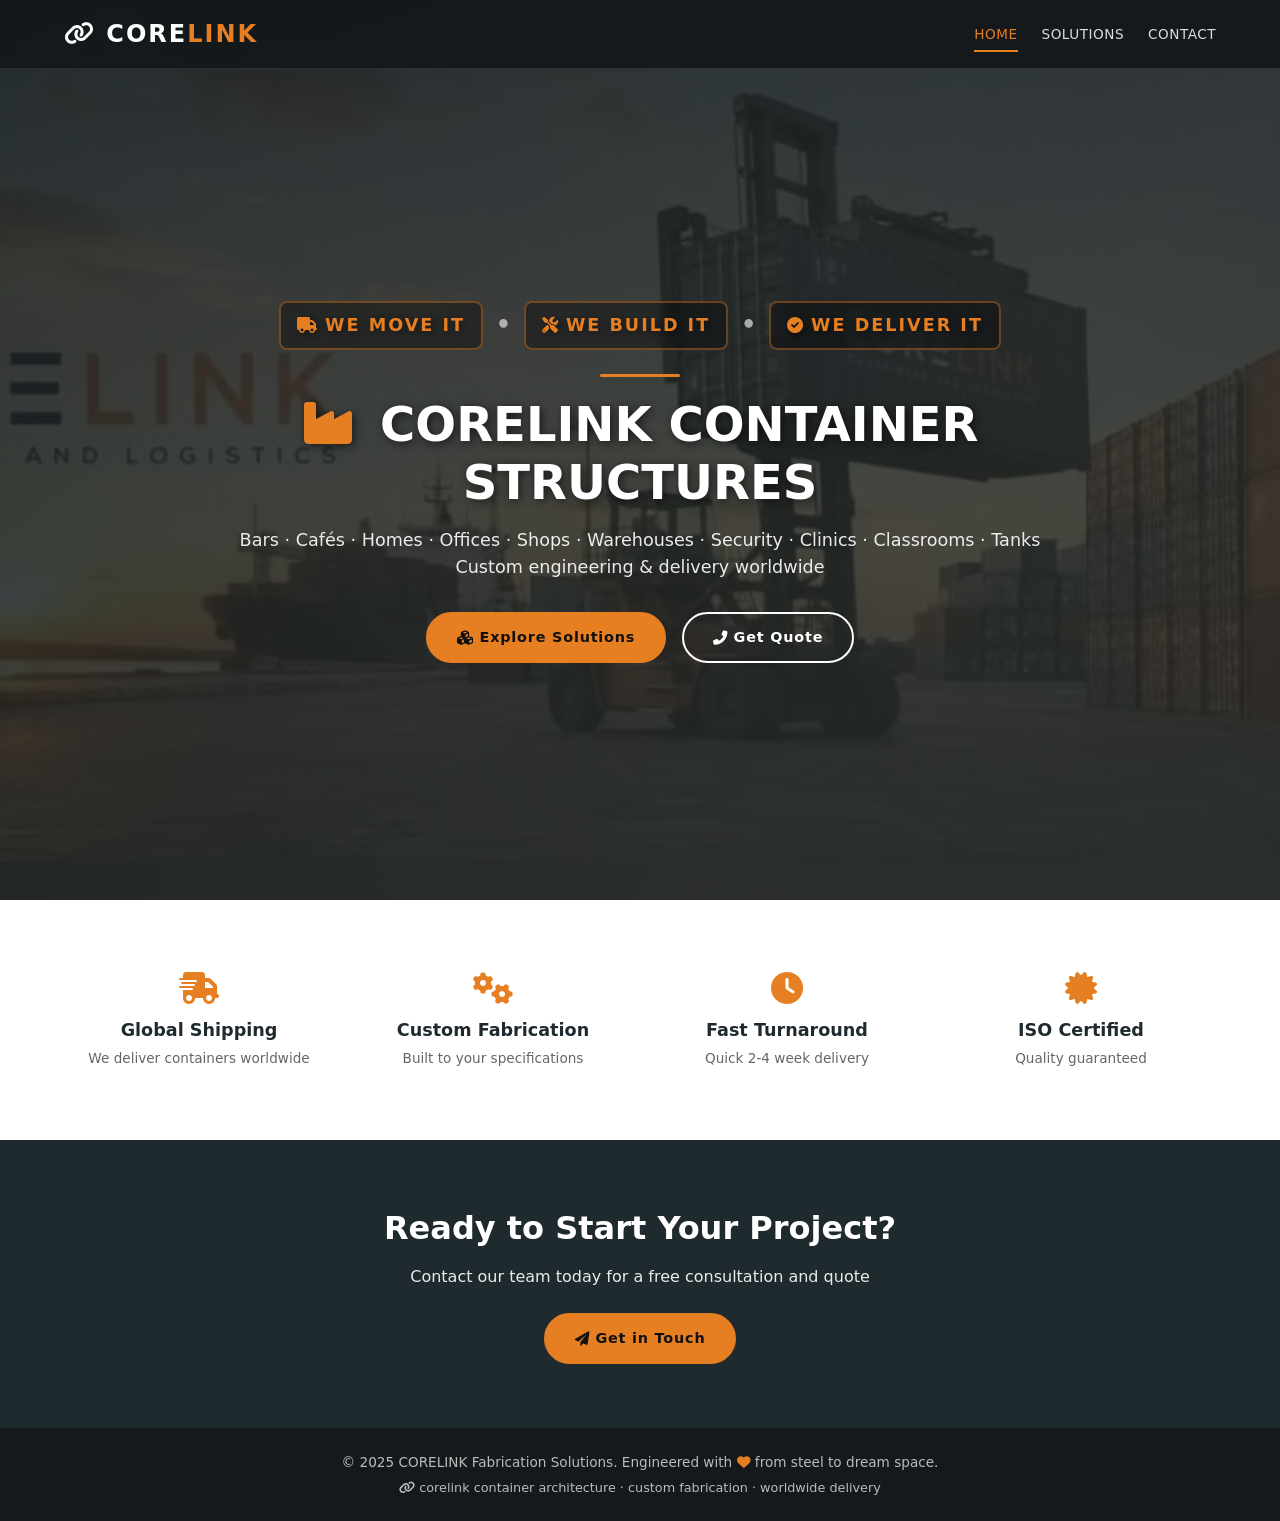
<file: index.html>
﻿<!DOCTYPE html>
<html lang="en">
<head>
    <meta charset="UTF-8">
    <meta name="viewport" content="width=device-width, initial-scale=1.0, maximum-scale=1.0, user-scalable=yes">
    <title>CORELINK | Home</title>
    <link rel="stylesheet" href="https://cdnjs.cloudflare.com/ajax/libs/font-awesome/6.0.0-beta3/css/all.min.css">
    <link rel="stylesheet" href="styles.css">
</head>
<body>
    <!-- Navigation -->
    <nav class="navbar">
        <div class="logo" onclick="navigateTo('index.html')"><i class="fas fa-link"></i> CORE<span>LINK</span></div>
        <div class="nav-links">
            <a href="index.html" class="active">Home</a>
            <a href="solutions.html">Solutions</a>
            <a href="contact.html">Contact</a>
        </div>
    </nav>

    <!-- Hero Section -->
    <header class="hero">
        <div class="hero-content">
            <div class="motto-container">
                <div class="motto">
                    <span class="motto-item">
                        <i class="fas fa-truck"></i> WE MOVE IT
                    </span>
                    <span class="motto-dot">•</span>
                    <span class="motto-item">
                        <i class="fas fa-tools"></i> WE BUILD IT
                    </span>
                    <span class="motto-dot">•</span>
                    <span class="motto-item">
                        <i class="fas fa-check-circle"></i> WE DELIVER IT
                    </span>
                </div>
            </div>

            <div class="divider"></div>

            <h1><i class="fas fa-industry"></i> CORELINK CONTAINER STRUCTURES</h1>
            <p>Bars · Cafés · Homes · Offices · Shops · Warehouses · Security · Clinics · Classrooms · Tanks<br>Custom engineering & delivery worldwide</p>
            <div class="btn-group">
                <a href="solutions.html" class="btn btn-primary">
                    <i class="fas fa-cubes"></i> Explore Solutions
                </a>
                <a href="contact.html" class="btn btn-outline">
                    <i class="fas fa-phone-alt"></i> Get Quote
                </a>
            </div>
        </div>
    </header>

    <!-- Features Strip -->
    <section class="features-strip">
        <div class="feature-item">
            <i class="fas fa-shipping-fast"></i>
            <h3>Global Shipping</h3>
            <p>We deliver containers worldwide</p>
        </div>
        <div class="feature-item">
            <i class="fas fa-cogs"></i>
            <h3>Custom Fabrication</h3>
            <p>Built to your specifications</p>
        </div>
        <div class="feature-item">
            <i class="fas fa-clock"></i>
            <h3>Fast Turnaround</h3>
            <p>Quick 2-4 week delivery</p>
        </div>
        <div class="feature-item">
            <i class="fas fa-certificate"></i>
            <h3>ISO Certified</h3>
            <p>Quality guaranteed</p>
        </div>
    </section>

    <!-- CTA Section -->
    <section class="cta-section">
        <h2>Ready to Start Your Project?</h2>
        <p>Contact our team today for a free consultation and quote</p>
        <a href="contact.html" class="btn btn-primary">
            <i class="fas fa-paper-plane"></i> Get in Touch
        </a>
    </section>

    <!-- Footer -->
    <footer>
        <p>© 2025 CORELINK Fabrication Solutions. Engineered with <i class="fas fa-heart" style="color:var(--accent); cursor:pointer;" onclick="alert('❤️ Thank you for choosing Corelink!')"></i> from steel to dream space.</p>
        <p style="margin-top:0.3rem; font-size:0.8rem;"><i class="fas fa-link"></i> corelink container architecture · custom fabrication · worldwide delivery</p>
    </footer>

    <script src="js/script.js"></script>
</body>
</html>
</file>
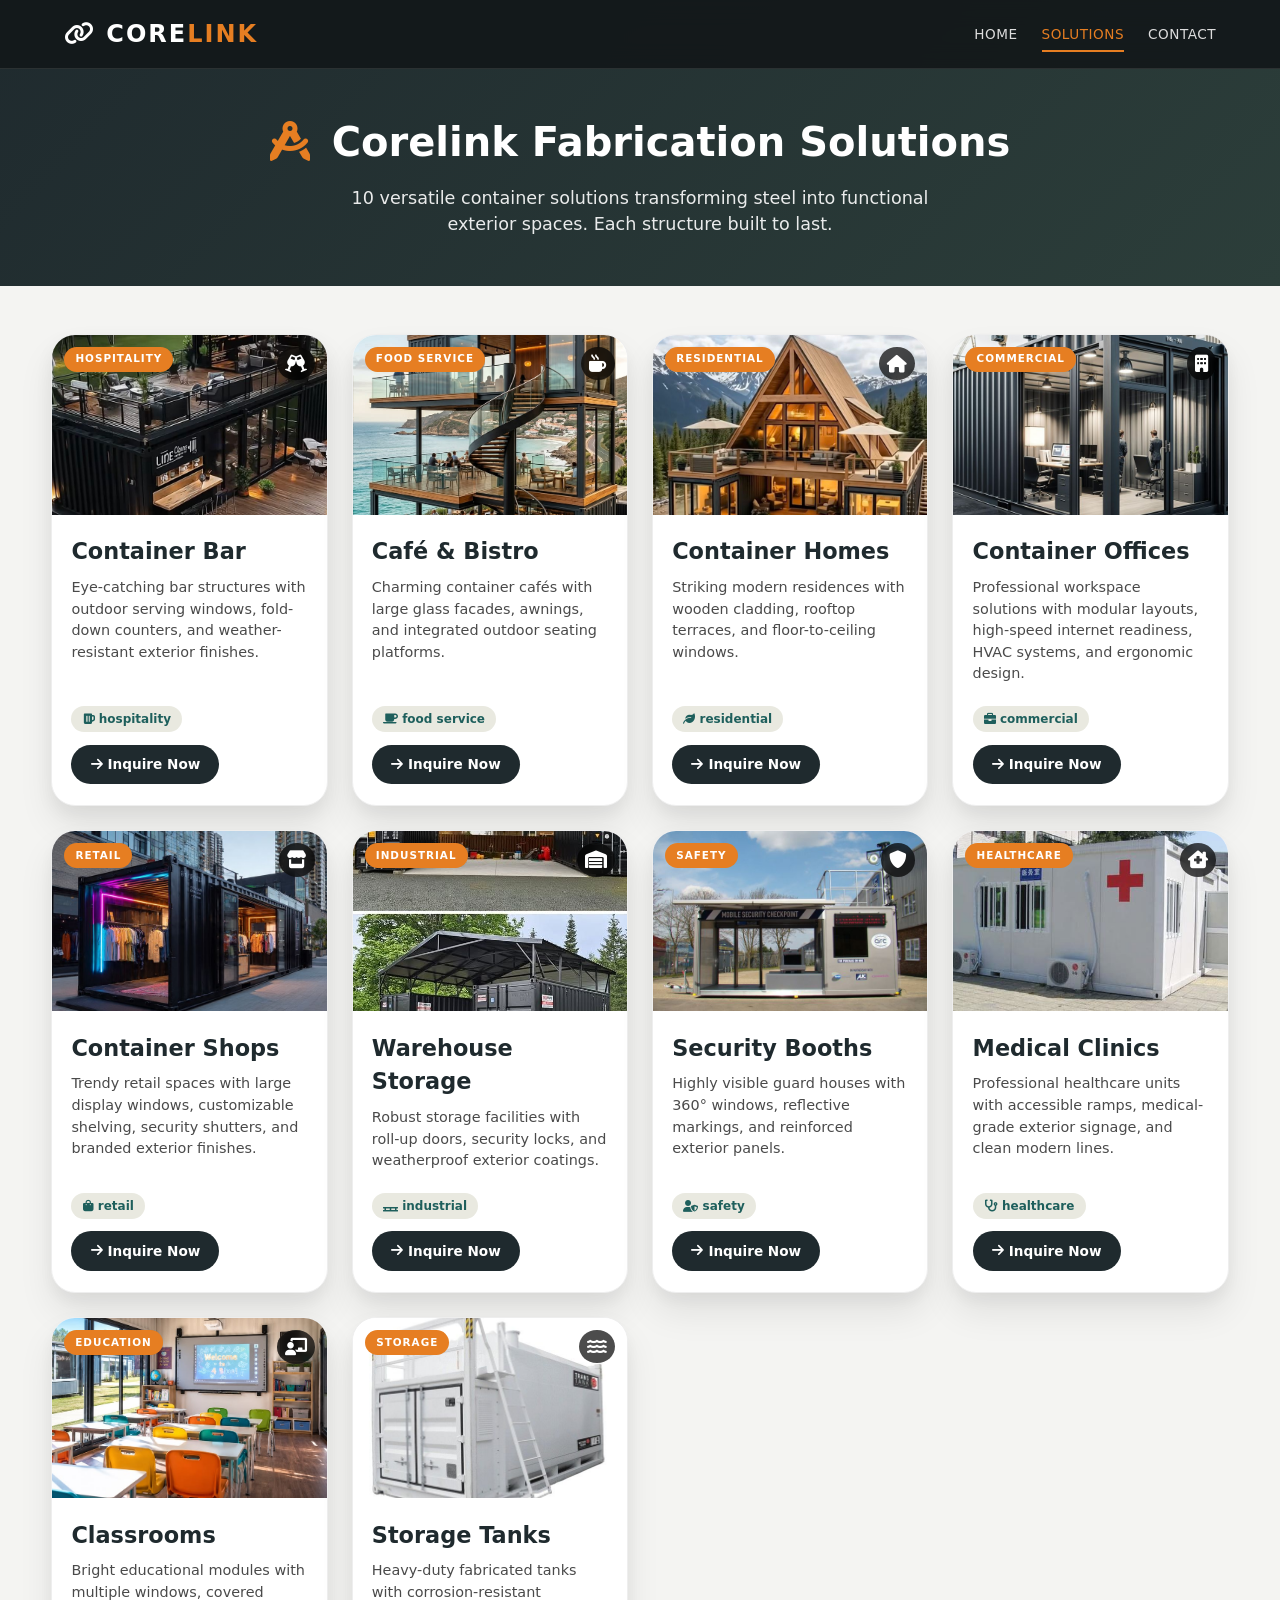
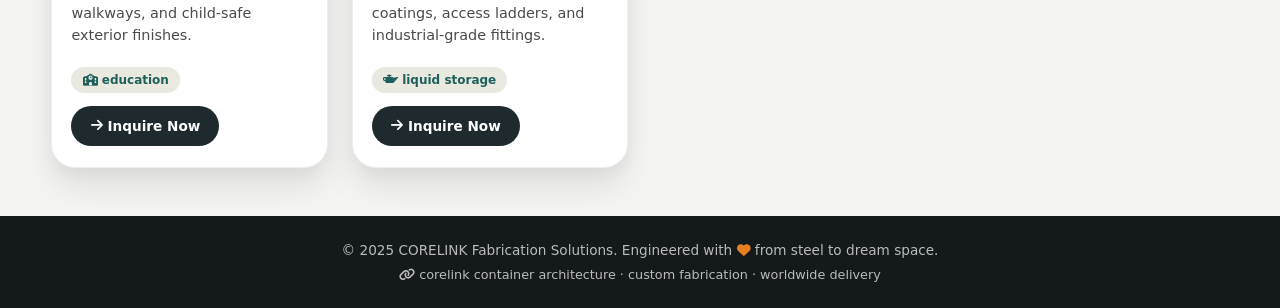
<file: solutions.html>
﻿<!DOCTYPE html>
<html lang="en">
<head>
    <meta charset="UTF-8">
    <meta name="viewport" content="width=device-width, initial-scale=1.0, maximum-scale=1.0, user-scalable=yes">
    <title>CORELINK | Solutions</title>
    <link rel="stylesheet" href="https://cdnjs.cloudflare.com/ajax/libs/font-awesome/6.0.0-beta3/css/all.min.css">
    <link rel="stylesheet" href="styles.css">
</head>
<body>
    <!-- Navigation -->
    <nav class="navbar">
        <div class="logo" onclick="navigateTo('index.html')"><i class="fas fa-link"></i> CORE<span>LINK</span></div>
        <div class="nav-links">
            <a href="index.html">Home</a>
            <a href="solutions.html" class="active">Solutions</a>
            <a href="contact.html">Contact</a>
        </div>
    </nav>

    <!-- Page Header -->
    <section class="page-header">
        <h1><i class="fas fa-drafting-compass"></i> Corelink Fabrication Solutions</h1>
        <p>10 versatile container solutions transforming steel into functional exterior spaces. Each structure built to last.</p>
    </section>

    <!-- Solutions Grid -->
    <section class="solutions-section">
        <div class="solutions-grid">

            <!-- Bar -->
            <div class="solution-card" onclick="inquireAbout('Container Bar')">
                <div class="card-img img-bar">
                    <span class="category-label">Hospitality</span>
                    <i class="fas fa-glass-cheers"></i>
                </div>
                <div class="card-content">
                    <h3>Container Bar</h3>
                    <p>Eye-catching bar structures with outdoor serving windows, fold-down counters, and weather-resistant exterior finishes.</p>
                    <span class="tag"><i class="fas fa-beer"></i> hospitality</span>
                    <a href="contact.html" class="card-btn" onclick="event.stopPropagation(); sessionStorage.setItem('inquiryType', 'Container Bar')">
                        <i class="fas fa-arrow-right"></i> Inquire Now
                    </a>
                </div>
            </div>

            <!-- Café -->
            <div class="solution-card" onclick="inquireAbout('Café & Bistro')">
                <div class="card-img img-cafe">
                    <span class="category-label">Food Service</span>
                    <i class="fas fa-mug-hot"></i>
                </div>
                <div class="card-content">
                    <h3>Café & Bistro</h3>
                    <p>Charming container cafés with large glass facades, awnings, and integrated outdoor seating platforms.</p>
                    <span class="tag"><i class="fas fa-coffee"></i> food service</span>
                    <a href="contact.html" class="card-btn" onclick="event.stopPropagation(); sessionStorage.setItem('inquiryType', 'Café & Bistro')">
                        <i class="fas fa-arrow-right"></i> Inquire Now
                    </a>
                </div>
            </div>

            <!-- House -->
            <div class="solution-card" onclick="inquireAbout('Container Homes')">
                <div class="card-img img-house">
                    <span class="category-label">Residential</span>
                    <i class="fas fa-home"></i>
                </div>
                <div class="card-content">
                    <h3>Container Homes</h3>
                    <p>Striking modern residences with wooden cladding, rooftop terraces, and floor-to-ceiling windows.</p>
                    <span class="tag"><i class="fas fa-leaf"></i> residential</span>
                    <a href="contact.html" class="card-btn" onclick="event.stopPropagation(); sessionStorage.setItem('inquiryType', 'Container Homes')">
                        <i class="fas fa-arrow-right"></i> Inquire Now
                    </a>
                </div>
            </div>

            <!-- Office -->
            <div class="solution-card" onclick="inquireAbout('Container Offices')">
                <div class="card-img img-office">
                    <span class="category-label">Commercial</span>
                    <i class="fas fa-building"></i>
                </div>
                <div class="card-content">
                    <h3>Container Offices</h3>
                    <p>Professional workspace solutions with modular layouts, high-speed internet readiness, HVAC systems, and ergonomic design.</p>
                    <span class="tag"><i class="fas fa-briefcase"></i> commercial</span>
                    <a href="contact.html" class="card-btn" onclick="event.stopPropagation(); sessionStorage.setItem('inquiryType', 'Container Offices')">
                        <i class="fas fa-arrow-right"></i> Inquire Now
                    </a>
                </div>
            </div>

            <!-- Shop -->
            <div class="solution-card" onclick="inquireAbout('Container Shops')">
                <div class="card-img img-shop">
                    <span class="category-label">Retail</span>
                    <i class="fas fa-store"></i>
                </div>
                <div class="card-content">
                    <h3>Container Shops</h3>
                    <p>Trendy retail spaces with large display windows, customizable shelving, security shutters, and branded exterior finishes.</p>
                    <span class="tag"><i class="fas fa-shopping-bag"></i> retail</span>
                    <a href="contact.html" class="card-btn" onclick="event.stopPropagation(); sessionStorage.setItem('inquiryType', 'Container Shops')">
                        <i class="fas fa-arrow-right"></i> Inquire Now
                    </a>
                </div>
            </div>

            <!-- Warehouse -->
            <div class="solution-card" onclick="inquireAbout('Warehouse Storage')">
                <div class="card-img img-warehouse">
                    <span class="category-label">Industrial</span>
                    <i class="fas fa-warehouse"></i>
                </div>
                <div class="card-content">
                    <h3>Warehouse Storage</h3>
                    <p>Robust storage facilities with roll-up doors, security locks, and weatherproof exterior coatings.</p>
                    <span class="tag"><i class="fas fa-pallet"></i> industrial</span>
                    <a href="contact.html" class="card-btn" onclick="event.stopPropagation(); sessionStorage.setItem('inquiryType', 'Warehouse Storage')">
                        <i class="fas fa-arrow-right"></i> Inquire Now
                    </a>
                </div>
            </div>

            <!-- Security -->
            <div class="solution-card" onclick="inquireAbout('Security Booths')">
                <div class="card-img img-security">
                    <span class="category-label">Safety</span>
                    <i class="fas fa-shield-alt"></i>
                </div>
                <div class="card-content">
                    <h3>Security Booths</h3>
                    <p>Highly visible guard houses with 360° windows, reflective markings, and reinforced exterior panels.</p>
                    <span class="tag"><i class="fas fa-user-shield"></i> safety</span>
                    <a href="contact.html" class="card-btn" onclick="event.stopPropagation(); sessionStorage.setItem('inquiryType', 'Security Booths')">
                        <i class="fas fa-arrow-right"></i> Inquire Now
                    </a>
                </div>
            </div>

            <!-- Clinic -->
            <div class="solution-card" onclick="inquireAbout('Medical Clinics')">
                <div class="card-img img-clinic">
                    <span class="category-label">Healthcare</span>
                    <i class="fas fa-clinic-medical"></i>
                </div>
                <div class="card-content">
                    <h3>Medical Clinics</h3>
                    <p>Professional healthcare units with accessible ramps, medical-grade exterior signage, and clean modern lines.</p>
                    <span class="tag"><i class="fas fa-stethoscope"></i> healthcare</span>
                    <a href="contact.html" class="card-btn" onclick="event.stopPropagation(); sessionStorage.setItem('inquiryType', 'Medical Clinics')">
                        <i class="fas fa-arrow-right"></i> Inquire Now
                    </a>
                </div>
            </div>

            <!-- Classroom -->
            <div class="solution-card" onclick="inquireAbout('Classrooms')">
                <div class="card-img img-classroom">
                    <span class="category-label">Education</span>
                    <i class="fas fa-chalkboard-teacher"></i>
                </div>
                <div class="card-content">
                    <h3>Classrooms</h3>
                    <p>Bright educational modules with multiple windows, covered walkways, and child-safe exterior finishes.</p>
                    <span class="tag"><i class="fas fa-school"></i> education</span>
                    <a href="contact.html" class="card-btn" onclick="event.stopPropagation(); sessionStorage.setItem('inquiryType', 'Classrooms')">
                        <i class="fas fa-arrow-right"></i> Inquire Now
                    </a>
                </div>
            </div>

            <!-- Tank -->
            <div class="solution-card" onclick="inquireAbout('Storage Tanks')">
                <div class="card-img img-tank">
                    <span class="category-label">Storage</span>
                    <i class="fas fa-water"></i>
                </div>
                <div class="card-content">
                    <h3>Storage Tanks</h3>
                    <p>Heavy-duty fabricated tanks with corrosion-resistant coatings, access ladders, and industrial-grade fittings.</p>
                    <span class="tag"><i class="fas fa-oil-can"></i> liquid storage</span>
                    <a href="contact.html" class="card-btn" onclick="event.stopPropagation(); sessionStorage.setItem('inquiryType', 'Storage Tanks')">
                        <i class="fas fa-arrow-right"></i> Inquire Now
                    </a>
                </div>
            </div>

        </div>
    </section>

    <!-- Footer -->
    <footer>
        <p>© 2025 CORELINK Fabrication Solutions. Engineered with <i class="fas fa-heart" style="color:var(--accent); cursor:pointer;" onclick="alert('❤️ Thank you for choosing Corelink!')"></i> from steel to dream space.</p>
        <p style="margin-top:0.3rem; font-size:0.8rem;"><i class="fas fa-link"></i> corelink container architecture · custom fabrication · worldwide delivery</p>
    </footer>

    <script src="js/script.js"></script>
</body>
</html>
</file>
<file: styles.css>
﻿* {
    margin: 0;
    padding: 0;
    box-sizing: border-box;
}

body {
    font-family: 'Segoe UI', 'Poppins', system-ui, sans-serif;
    background: #f4f4f2;
    color: #2e2e2e;
    line-height: 1.5;
}

html {
    scroll-behavior: smooth;
}

:root {
    --steel: #5a5c5e;
    --rust: #b45f3a;
    --teal: #1e5f5c;
    --dark: #1f2a2e;
    --light: #faf7f2;
    --accent: #e67e22;
    --shadow: 0 20px 35px rgba(0,0,0,0.08), 0 8px 18px rgba(0,0,0,0.05);
}

/* ============================================ */
/* NAVIGATION */
/* ============================================ */
.navbar {
    display: flex;
    justify-content: space-between;
    align-items: center;
    padding: 1rem 5%;
    background: rgba(20, 25, 27, 0.95);
    backdrop-filter: blur(12px);
    position: fixed;
    width: 100%;
    top: 0;
    z-index: 999;
    border-bottom: 1px solid rgba(255,255,255,0.1);
    flex-wrap: wrap;
}

.logo {
    font-size: 1.5rem;
    font-weight: 700;
    letter-spacing: 2px;
    color: #fff;
    cursor: pointer;
    transition: 0.3s;
}

    .logo:hover {
        color: var(--accent);
    }

    .logo span {
        color: var(--accent);
    }

.nav-links {
    display: flex;
    gap: 1.5rem;
    flex-wrap: wrap;
}

    .nav-links a {
        color: #ddd;
        text-decoration: none;
        font-weight: 500;
        font-size: 0.85rem;
        text-transform: uppercase;
        transition: 0.3s;
        letter-spacing: 0.5px;
        padding: 0.5rem 0;
        position: relative;
        white-space: nowrap;
    }

        .nav-links a::after {
            content: '';
            position: absolute;
            bottom: 0;
            left: 0;
            width: 0;
            height: 2px;
            background: var(--accent);
            transition: 0.3s;
        }

        .nav-links a:hover,
        .nav-links a.active {
            color: var(--accent);
        }

            .nav-links a:hover::after,
            .nav-links a.active::after {
                width: 100%;
            }

/* ============================================ */
/* HERO SECTION (Home Page) */
/* ============================================ */
.hero {
    min-height: 100vh;
    background: linear-gradient(125deg, rgba(20,28,31,0.88) 0%, rgba(40,45,42,0.82) 70%), url('images/hero-bg.jpeg') center/cover no-repeat;
    display: flex;
    align-items: center;
    justify-content: center;
    text-align: center;
    padding: 6rem 1rem 2rem;
    background-color: #1f2a2e;
}

.hero-content {
    max-width: 950px;
    width: 100%;
    color: white;
    animation: fadeUp 1.2s ease;
}

.motto-container {
    margin-bottom: 1.5rem;
    animation: fadeUp 1.5s ease;
    width: 100%;
}

.motto {
    display: flex;
    justify-content: center;
    align-items: center;
    gap: 0.8rem;
    flex-wrap: wrap;
}

.motto-item {
    font-size: 1.1rem;
    font-weight: 700;
    text-transform: uppercase;
    letter-spacing: 2px;
    color: var(--accent);
    text-shadow: 2px 2px 8px rgba(0,0,0,0.5);
    transition: 0.3s;
    padding: 0.6rem 1rem;
    border: 2px solid rgba(230,126,34,0.4);
    border-radius: 8px;
    background: rgba(0,0,0,0.35);
    backdrop-filter: blur(5px);
    position: relative;
    overflow: hidden;
    white-space: nowrap;
    display: inline-flex;
    align-items: center;
}

    .motto-item i {
        margin-right: 6px;
        font-size: 1rem;
    }

    .motto-item::before {
        content: '';
        position: absolute;
        top: 0;
        left: -100%;
        width: 100%;
        height: 100%;
        background: linear-gradient(90deg, transparent, rgba(230,126,34,0.2), transparent);
        transition: 0.5s;
    }

    .motto-item:hover::before {
        left: 100%;
    }

    .motto-item:hover {
        border-color: var(--accent);
        transform: translateY(-3px);
        box-shadow: 0 8px 20px rgba(230,126,34,0.3);
        background: rgba(0,0,0,0.55);
    }

.motto-dot {
    color: white;
    font-size: 1.5rem;
    opacity: 0.6;
    font-weight: bold;
}

.hero h1 {
    font-size: 3rem;
    font-weight: 700;
    margin-bottom: 1rem;
    line-height: 1.2;
    text-shadow: 2px 2px 10px rgba(0,0,0,0.6);
}

    .hero h1 i {
        color: var(--accent);
        margin-right: 8px;
    }

.hero p {
    font-size: 1.1rem;
    margin-bottom: 2rem;
    opacity: 0.9;
    line-height: 1.5;
    padding: 0 0.5rem;
}

.divider {
    width: 80px;
    height: 3px;
    background: var(--accent);
    margin: 1.2rem auto;
    border-radius: 5px;
    animation: expandWidth 1s ease;
}

@keyframes expandWidth {
    from {
        width: 0;
    }

    to {
        width: 80px;
    }
}

@keyframes fadeUp {
    0% {
        opacity: 0;
        transform: translateY(35px);
    }

    100% {
        opacity: 1;
        transform: translateY(0);
    }
}

/* ============================================ */
/* BUTTONS */
/* ============================================ */
.btn-group {
    display: flex;
    gap: 1rem;
    justify-content: center;
    flex-wrap: wrap;
}

.btn {
    padding: 0.8rem 1.8rem;
    border-radius: 40px;
    font-weight: 600;
    text-decoration: none;
    letter-spacing: 0.8px;
    transition: all 0.4s;
    border: 2px solid transparent;
    display: inline-flex;
    align-items: center;
    gap: 6px;
    cursor: pointer;
    font-size: 0.9rem;
    white-space: nowrap;
}

.btn-primary {
    background: var(--accent);
    color: #111;
    border-color: var(--accent);
}

    .btn-primary:hover {
        background: #d36e1e;
        border-color: #d36e1e;
        transform: translateY(-3px);
        box-shadow: 0 12px 24px rgba(230,126,34,0.4);
    }

.btn-outline {
    border: 2px solid white;
    color: white;
    background: transparent;
}

    .btn-outline:hover {
        background: white;
        color: #1a1e20;
        transform: translateY(-3px);
    }

/* ============================================ */
/* PAGE HEADER (Solutions & Contact) */
/* ============================================ */
.page-header {
    padding: 7rem 4% 3rem;
    text-align: center;
    background: linear-gradient(135deg, #1f2a2e 0%, #2c3e3a 100%);
    color: white;
}

    .page-header h1 {
        font-size: 2.5rem;
        font-weight: 700;
        margin-bottom: 0.8rem;
    }

        .page-header h1 i {
            color: var(--accent);
            margin-right: 8px;
        }

    .page-header p {
        font-size: 1.1rem;
        opacity: 0.9;
        max-width: 600px;
        margin: 0 auto;
    }

/* ============================================ */
/* FEATURES STRIP (Home Page) */
/* ============================================ */
.features-strip {
    display: grid;
    grid-template-columns: repeat(auto-fit, minmax(200px, 1fr));
    gap: 1.5rem;
    padding: 3rem 5%;
    background: white;
}

.feature-item {
    text-align: center;
    padding: 1.5rem;
    transition: 0.3s;
    border-radius: 16px;
}

    .feature-item:hover {
        background: #f9f9f6;
        transform: translateY(-5px);
    }

    .feature-item i {
        font-size: 2rem;
        color: var(--accent);
        margin-bottom: 0.8rem;
    }

    .feature-item h3 {
        font-size: 1.1rem;
        color: var(--dark);
        margin-bottom: 0.3rem;
    }

    .feature-item p {
        font-size: 0.85rem;
        color: #666;
    }

/* ============================================ */
/* CTA SECTION (Home Page) */
/* ============================================ */
.cta-section {
    padding: 4rem 5%;
    text-align: center;
    background: var(--dark);
    color: white;
}

    .cta-section h2 {
        font-size: 2rem;
        margin-bottom: 0.8rem;
    }

    .cta-section p {
        font-size: 1rem;
        opacity: 0.9;
        margin-bottom: 1.5rem;
    }

/* ============================================ */
/* SOLUTIONS GRID */
/* ============================================ */
.solutions-section {
    padding: 3rem 4%;
}

.solutions-grid {
    display: grid;
    grid-template-columns: repeat(auto-fit, minmax(250px, 1fr));
    gap: 1.5rem;
}

.solution-card {
    background: white;
    border-radius: 24px;
    overflow: hidden;
    box-shadow: var(--shadow);
    transition: 0.3s ease;
    display: flex;
    flex-direction: column;
    border: 1px solid #eee;
    cursor: pointer;
}

    .solution-card:hover {
        transform: translateY(-8px);
        box-shadow: 0 25px 40px rgba(0,0,0,0.15);
        border-color: var(--accent);
    }

.card-img {
    height: 180px;
    background-size: cover;
    background-position: center;
    position: relative;
    transition: 0.5s;
    background-color: #e0e0e0;
}

.solution-card:hover .card-img {
    transform: scale(1.03);
}

.card-img i {
    position: absolute;
    top: 12px;
    right: 12px;
    background: rgba(0,0,0,0.7);
    color: white;
    padding: 8px;
    border-radius: 50%;
    font-size: 1.1rem;
    backdrop-filter: blur(4px);
    transition: 0.3s;
}

.solution-card:hover .card-img i {
    background: var(--accent);
    transform: rotate(15deg);
}

.card-content {
    padding: 1.3rem 1.2rem;
    flex: 1;
    display: flex;
    flex-direction: column;
}

    .card-content h3 {
        font-size: 1.4rem;
        font-weight: 650;
        margin-bottom: 0.5rem;
        color: var(--dark);
    }

    .card-content p {
        color: #4a4a4a;
        margin-bottom: 1rem;
        flex: 1;
        font-size: 0.9rem;
    }

.tag {
    background: #e9e9e0;
    padding: 0.25rem 0.7rem;
    border-radius: 20px;
    font-size: 0.75rem;
    font-weight: 600;
    color: var(--teal);
    align-self: flex-start;
    margin-top: 0.3rem;
    transition: 0.3s;
}

.solution-card:hover .tag {
    background: var(--accent);
    color: white;
}

.card-btn {
    background: var(--dark);
    color: white;
    border: none;
    padding: 0.6rem 1.2rem;
    border-radius: 25px;
    font-weight: 600;
    cursor: pointer;
    transition: 0.3s;
    margin-top: 0.8rem;
    align-self: flex-start;
    font-size: 0.85rem;
    display: inline-flex;
    align-items: center;
    gap: 5px;
    text-decoration: none;
}

    .card-btn:hover {
        background: var(--accent);
        transform: translateX(5px);
    }

.category-label {
    position: absolute;
    top: 12px;
    left: 12px;
    background: var(--accent);
    color: white;
    padding: 0.3rem 0.7rem;
    border-radius: 20px;
    font-size: 0.65rem;
    font-weight: 700;
    text-transform: uppercase;
    letter-spacing: 1px;
    backdrop-filter: blur(4px);
}

/* ============================================ */
/* IMAGE CLASSES - ALL .JFIF EXCEPT HERO */
/* ============================================ */
.img-bar {
    background-image: url('images/bar.jfif');
}

.img-cafe {
    background-image: url('images/cafe.jfif');
}

.img-house {
    background-image: url('images/house.jfif');
}

.img-warehouse {
    background-image: url('images/warehouse.jpg');
}

.img-security {
    background-image: url('images/security.jfif');
}

.img-clinic {
    background-image: url('images/clinic.jfif');
}

.img-classroom {
    background-image: url('images/classroom.jfif');
}

.img-tank {
    background-image: url('images/tank.jfif');
}

.img-office {
    background-image: url('images/office.jfif');
}

.img-shop {
    background-image: url('images/shop.jfif');
}

/* ============================================ */
/* CONTACT SECTION */
/* ============================================ */
.contact-section {
    padding: 3rem 4%;
}

.contact-wrapper {
    display: flex;
    flex-wrap: wrap;
    gap: 2rem;
    background: white;
    border-radius: 28px;
    padding: 2.5rem;
    box-shadow: var(--shadow);
    align-items: flex-start;
    max-width: 1100px;
    margin: 0 auto;
}

.contact-info {
    flex: 1 1 280px;
}

    .contact-info h3 {
        font-size: 1.6rem;
        margin-bottom: 1rem;
        color: var(--dark);
    }

.contact-detail {
    display: flex;
    align-items: center;
    gap: 0.8rem;
    margin-bottom: 1.2rem;
    font-size: 1rem;
    transition: 0.3s;
    padding: 0.4rem;
    border-radius: 10px;
}

    .contact-detail:hover {
        background: #f9f9f6;
        transform: translateX(5px);
    }

    .contact-detail i {
        font-size: 1.4rem;
        color: var(--accent);
        width: 35px;
        text-align: center;
        flex-shrink: 0;
    }

.owner-badge {
    background: #f0ebe3;
    padding: 1.2rem;
    border-radius: 20px;
    margin-top: 1.5rem;
    border-left: 5px solid var(--accent);
}

    .owner-badge p {
        font-weight: 600;
        margin: 0.2rem 0;
        font-size: 0.9rem;
    }

.contact-form {
    flex: 1 1 280px;
    display: flex;
    flex-direction: column;
    gap: 1rem;
}

    .contact-form input,
    .contact-form textarea {
        padding: 0.8rem 1rem;
        border: 1px solid #ddd;
        border-radius: 25px;
        font-family: inherit;
        background: #fafaf8;
        transition: 0.3s;
        font-size: 0.9rem;
    }

        .contact-form input:focus,
        .contact-form textarea:focus {
            outline: none;
            border-color: var(--accent);
            box-shadow: 0 0 0 3px rgba(230,126,34,0.2);
        }

    .contact-form button {
        background: var(--dark);
        color: white;
        border: none;
        padding: 0.9rem;
        border-radius: 30px;
        font-weight: 700;
        cursor: pointer;
        transition: 0.3s;
        font-size: 0.95rem;
        display: flex;
        align-items: center;
        justify-content: center;
        gap: 8px;
    }

        .contact-form button:hover {
            background: var(--accent);
            color: #000;
            transform: translateY(-2px);
            box-shadow: 0 8px 20px rgba(230,126,34,0.3);
        }

        .contact-form button:disabled {
            opacity: 0.7;
            cursor: not-allowed;
        }

.form-message {
    display: none;
    padding: 0.8rem;
    border-radius: 25px;
    text-align: center;
    font-weight: 600;
    animation: slideIn 0.5s ease;
    font-size: 0.9rem;
}

.success-message {
    background: #2ecc71;
    color: white;
}

.error-message {
    background: #e74c3c;
    color: white;
}

@keyframes slideIn {
    from {
        opacity: 0;
        transform: translateY(-20px);
    }

    to {
        opacity: 1;
        transform: translateY(0);
    }
}

.setup-info {
    background: #fff3cd;
    border: 1px solid #ffc107;
    border-radius: 15px;
    padding: 1rem;
    font-size: 0.8rem;
    color: #856404;
}

    .setup-info h4 {
        margin-bottom: 0.3rem;
        color: #856404;
        font-size: 0.9rem;
    }

.spinner {
    display: none;
    width: 18px;
    height: 18px;
    border: 3px solid rgba(255,255,255,0.3);
    border-top: 3px solid white;
    border-radius: 50%;
    animation: spin 0.8s linear infinite;
}

@keyframes spin {
    0% {
        transform: rotate(0deg);
    }

    100% {
        transform: rotate(360deg);
    }
}

/* ============================================ */
/* FOOTER */
/* ============================================ */
footer {
    background: #14191c;
    color: #bbb;
    text-align: center;
    padding: 1.5rem 4%;
    font-size: 0.85rem;
}

/* ============================================ */
/* BACK TO TOP */
/* ============================================ */
.back-to-top {
    position: fixed;
    bottom: 25px;
    right: 25px;
    background: var(--accent);
    color: white;
    width: 45px;
    height: 45px;
    border-radius: 50%;
    display: flex;
    align-items: center;
    justify-content: center;
    cursor: pointer;
    border: none;
    font-size: 1.1rem;
    box-shadow: 0 5px 15px rgba(0,0,0,0.2);
    transition: 0.3s;
    z-index: 998;
    opacity: 0;
    visibility: hidden;
}

    .back-to-top.visible {
        opacity: 1;
        visibility: visible;
    }

    .back-to-top:hover {
        background: var(--dark);
        transform: translateY(-5px);
    }

/* ============================================ */
/* MOBILE RESPONSIVE */
/* ============================================ */
@media (max-width: 768px) {
    .navbar {
        flex-direction: column;
        gap: 0.6rem;
        padding: 0.8rem 4%;
    }

    .logo {
        font-size: 1.3rem;
    }

    .nav-links {
        gap: 1rem;
        justify-content: center;
    }

        .nav-links a {
            font-size: 0.75rem;
        }

    .hero {
        padding: 7rem 0.8rem 2rem;
        min-height: 100vh;
    }

        .hero h1 {
            font-size: 2rem;
        }

        .hero p {
            font-size: 0.9rem;
        }

    .motto {
        gap: 0.5rem;
    }

    .motto-item {
        font-size: 0.85rem;
        padding: 0.5rem 0.8rem;
    }

    .motto-dot {
        display: none;
    }

    .btn {
        padding: 0.7rem 1.5rem;
        font-size: 0.85rem;
    }

    .page-header h1 {
        font-size: 2rem;
    }

    .solutions-grid {
        grid-template-columns: repeat(auto-fit, minmax(220px, 1fr));
        gap: 1rem;
    }

    .contact-wrapper {
        padding: 1.5rem;
    }
}

@media (max-width: 480px) {
    .hero h1 {
        font-size: 1.6rem;
    }

    .motto-item {
        font-size: 0.7rem;
        padding: 0.4rem 0.6rem;
    }

    .solutions-grid {
        grid-template-columns: 1fr;
    }

    .card-img {
        height: 180px;
    }

    .page-header h1 {
        font-size: 1.6rem;
    }
}
</file>
